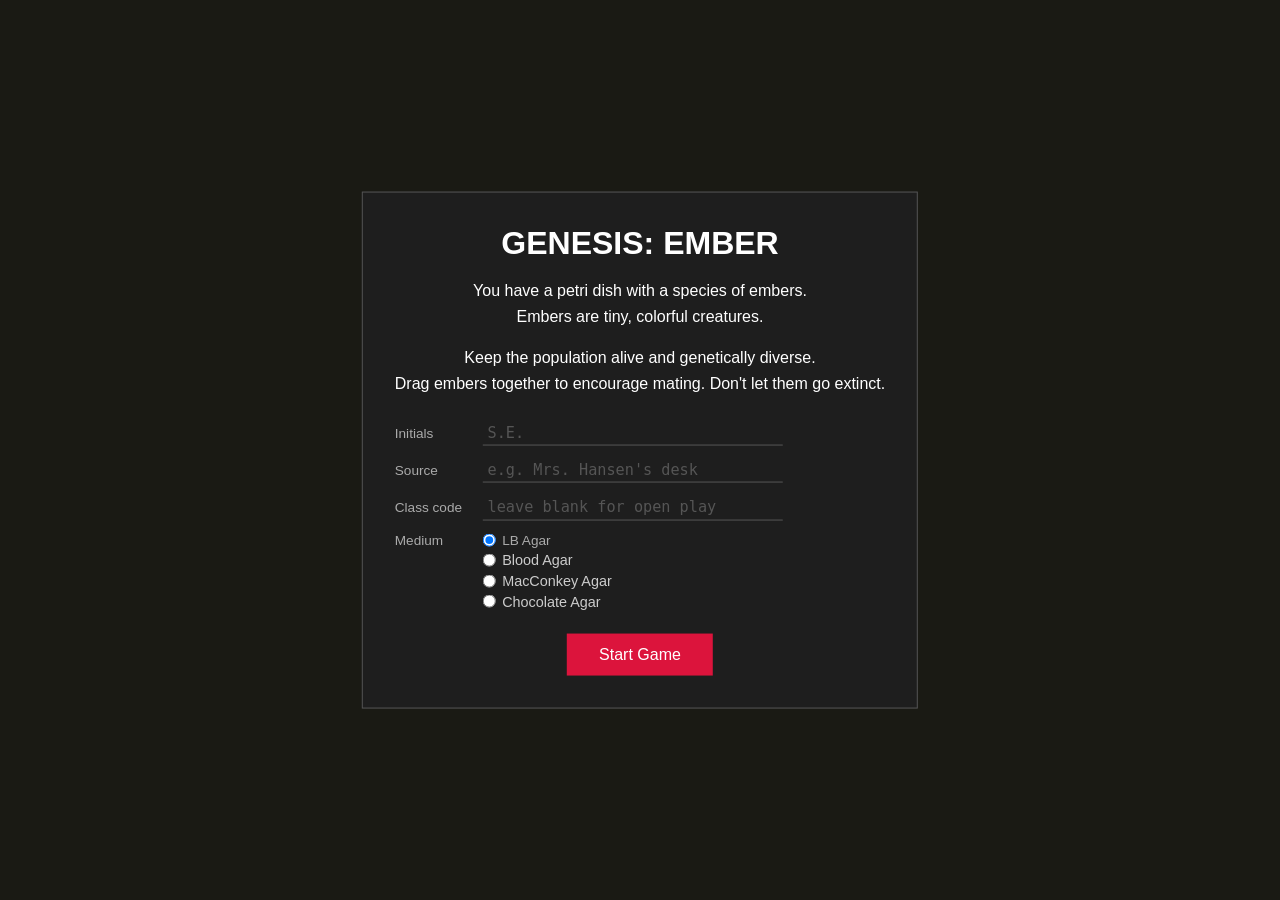
<file: index.html>
<!DOCTYPE html>
<html lang="en">
<head>
  <meta charset="UTF-8">
  <meta name="viewport" content="width=device-width, initial-scale=1.0">
  <title>Genesis Game</title>
  <link rel="stylesheet" href="styles.css">
  <script type="module" src="game.mjs"></script>
</head>
<body>
  <div id="start-screen">
    <h1>GENESIS: EMBER</h1>
    <p>You have a petri dish with a species of embers. <br>
    Embers are tiny, colorful creatures.</p>
    <p>Keep the population alive and genetically diverse.<br>
    Drag embers together to encourage mating.
    Don't let them go extinct. </p>
    <div class="lab-form">
      <div class="lab-row">
        <label for="initials">Initials</label>
        <input type="text" id="initials" maxlength="4" placeholder="S.E.">
      </div>
      <div class="lab-row">
        <label for="source">Source</label>
        <input type="text" id="source" maxlength="40" placeholder="e.g. Mrs. Hansen's desk">
      </div>
      <div class="lab-row">
        <label for="keyword">Class code</label>
        <input type="text" id="keyword" maxlength="20" placeholder="leave blank for open play">
      </div>
      <div class="lab-row lab-row--medium">
        <label>Medium</label>
        <div class="medium-options">
          <label><input type="radio" name="medium" value="LB Agar" checked> LB Agar</label>
          <label><input type="radio" name="medium" value="Blood Agar"> Blood Agar</label>
          <label><input type="radio" name="medium" value="MacConkey Agar"> MacConkey Agar</label>
          <label><input type="radio" name="medium" value="Chocolate Agar"> Chocolate Agar</label>
        </div>
      </div>
    </div>
    <button id="start-button">Start Game</button>
  </div>
  <canvas id="canvas">
  </canvas>
</body>
</html>
</file>
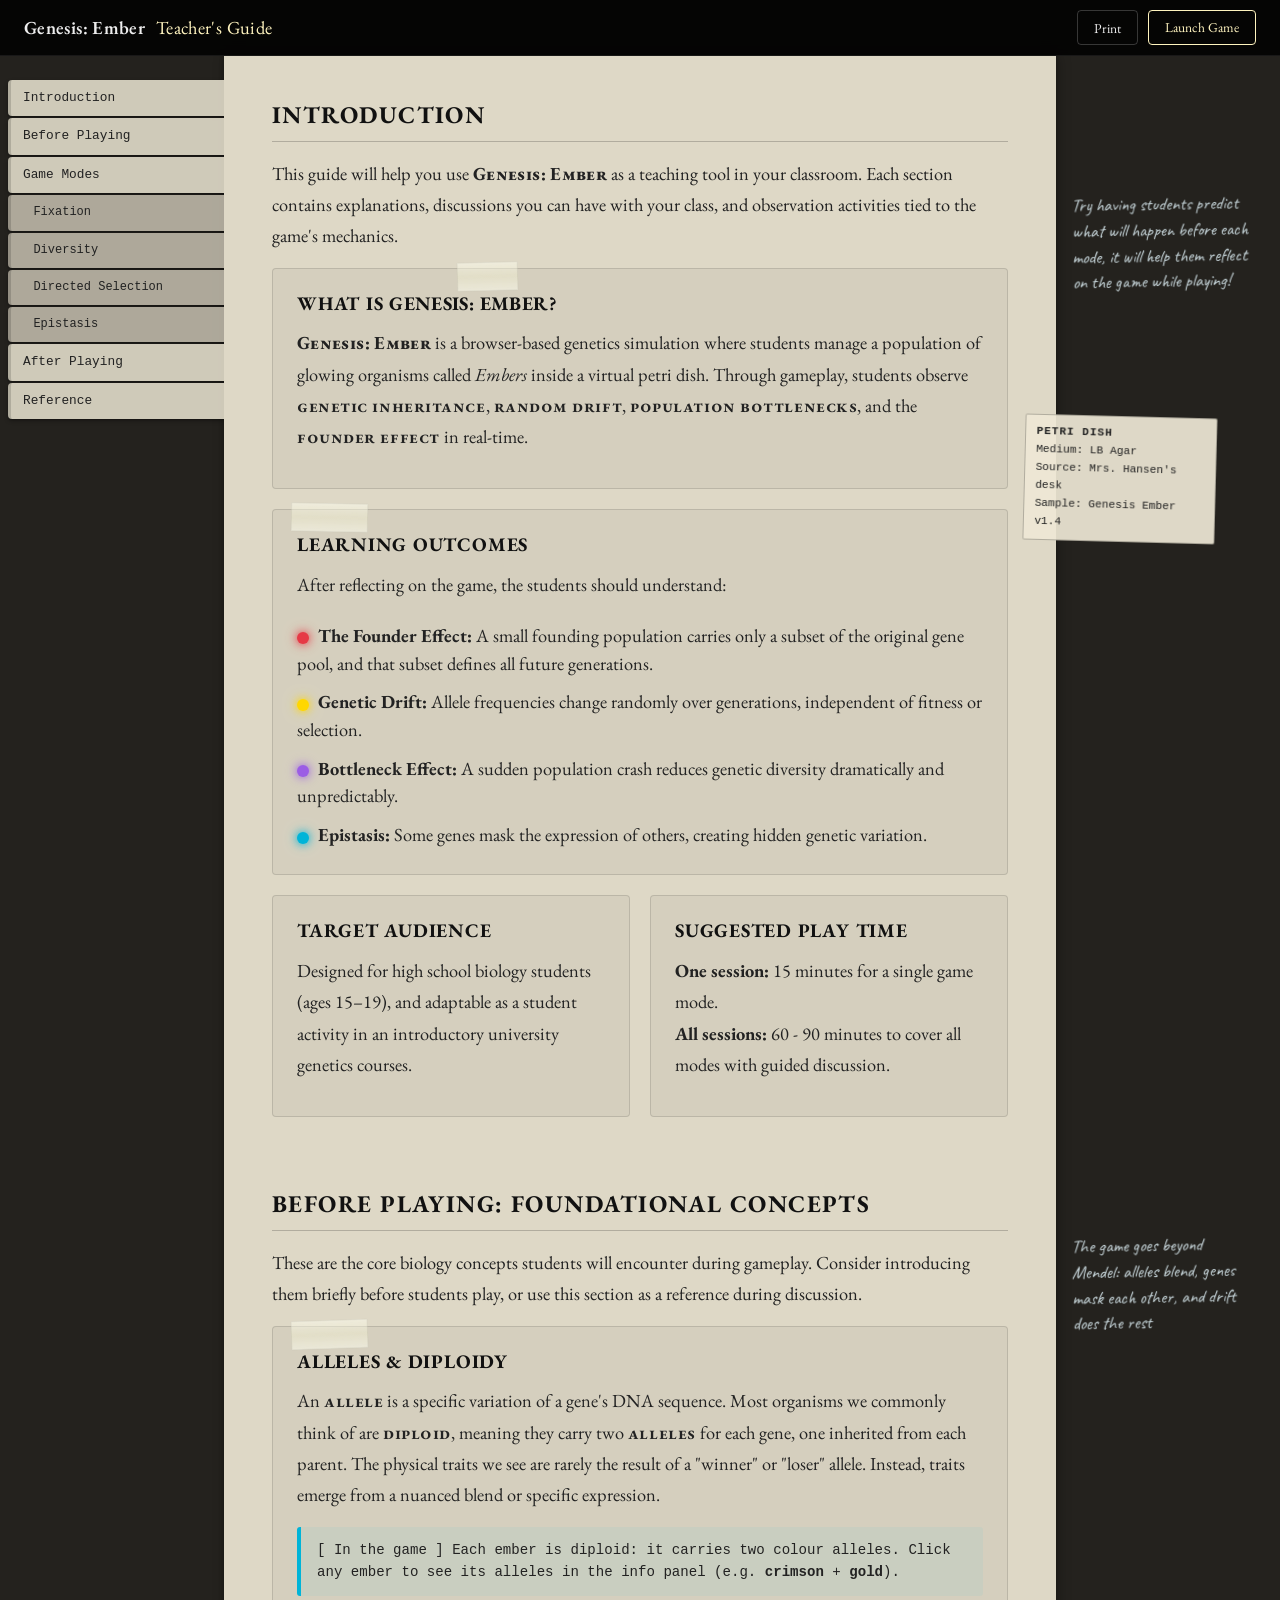
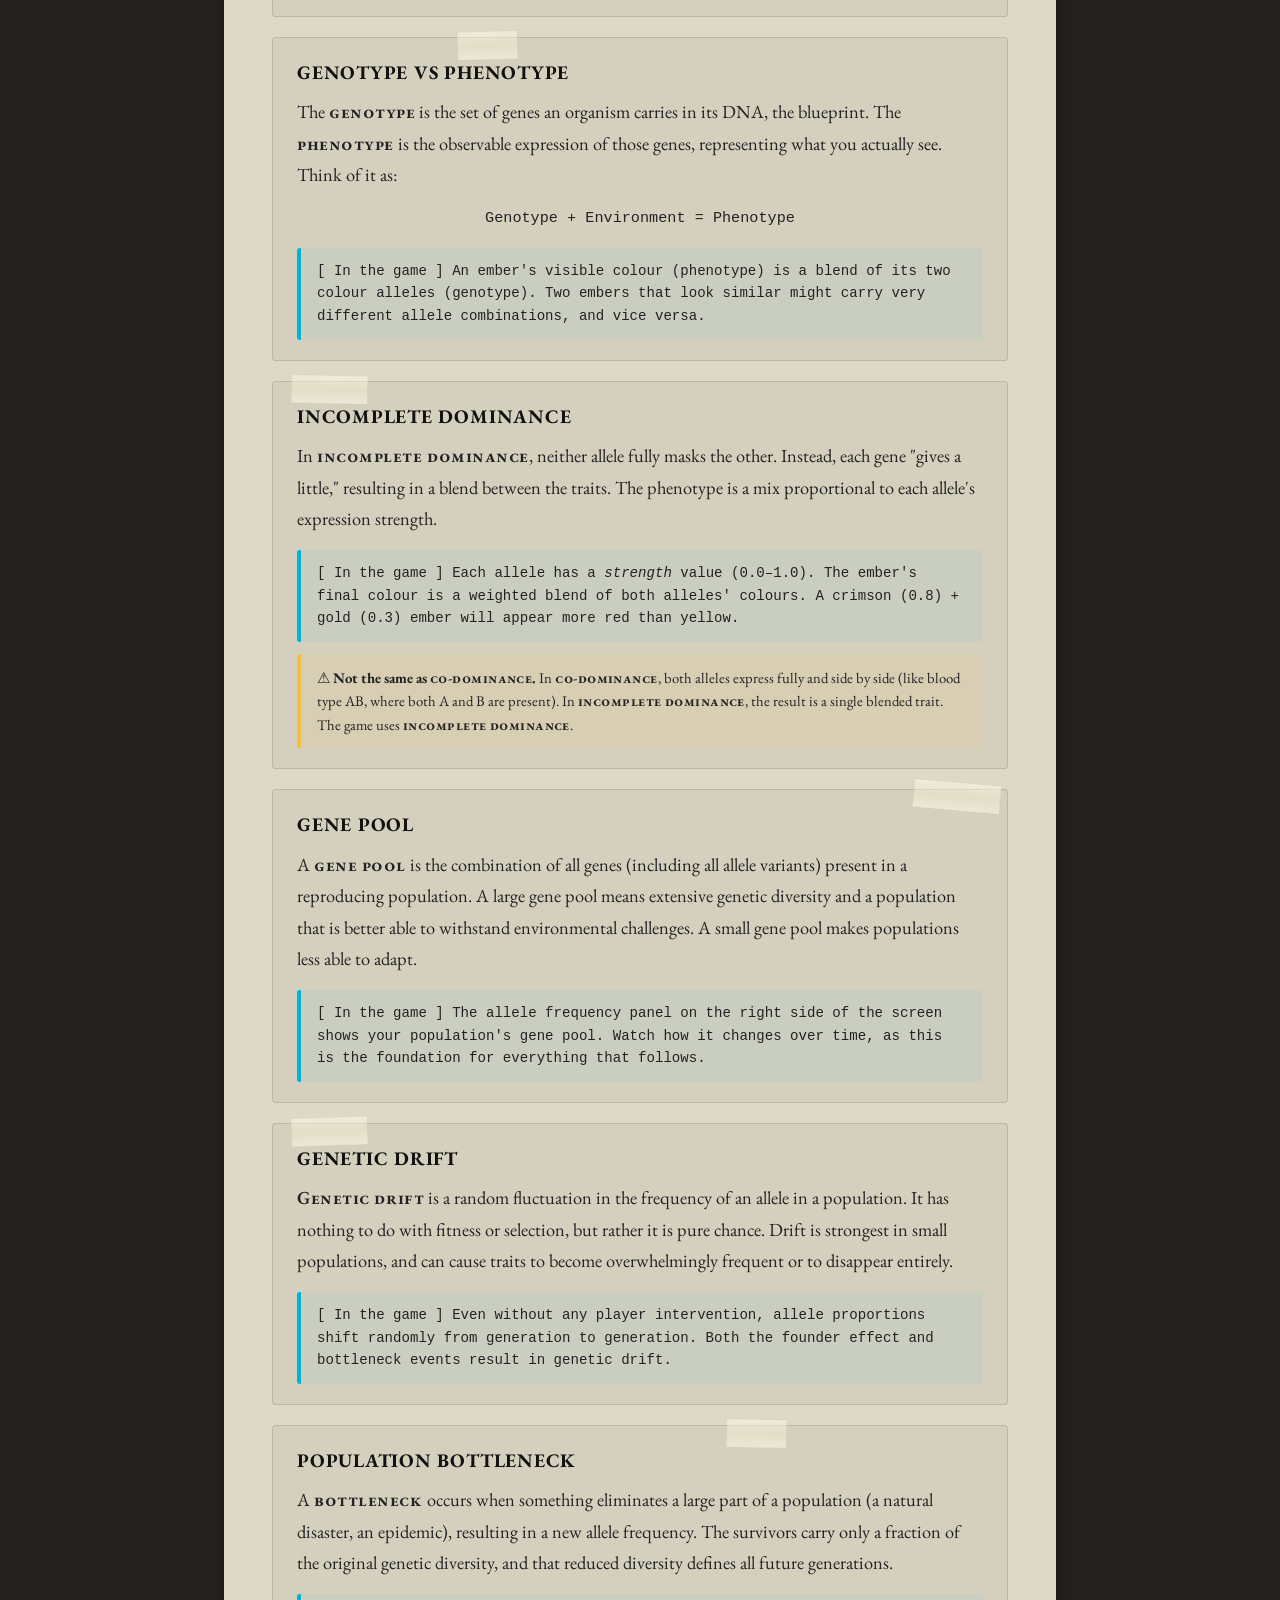
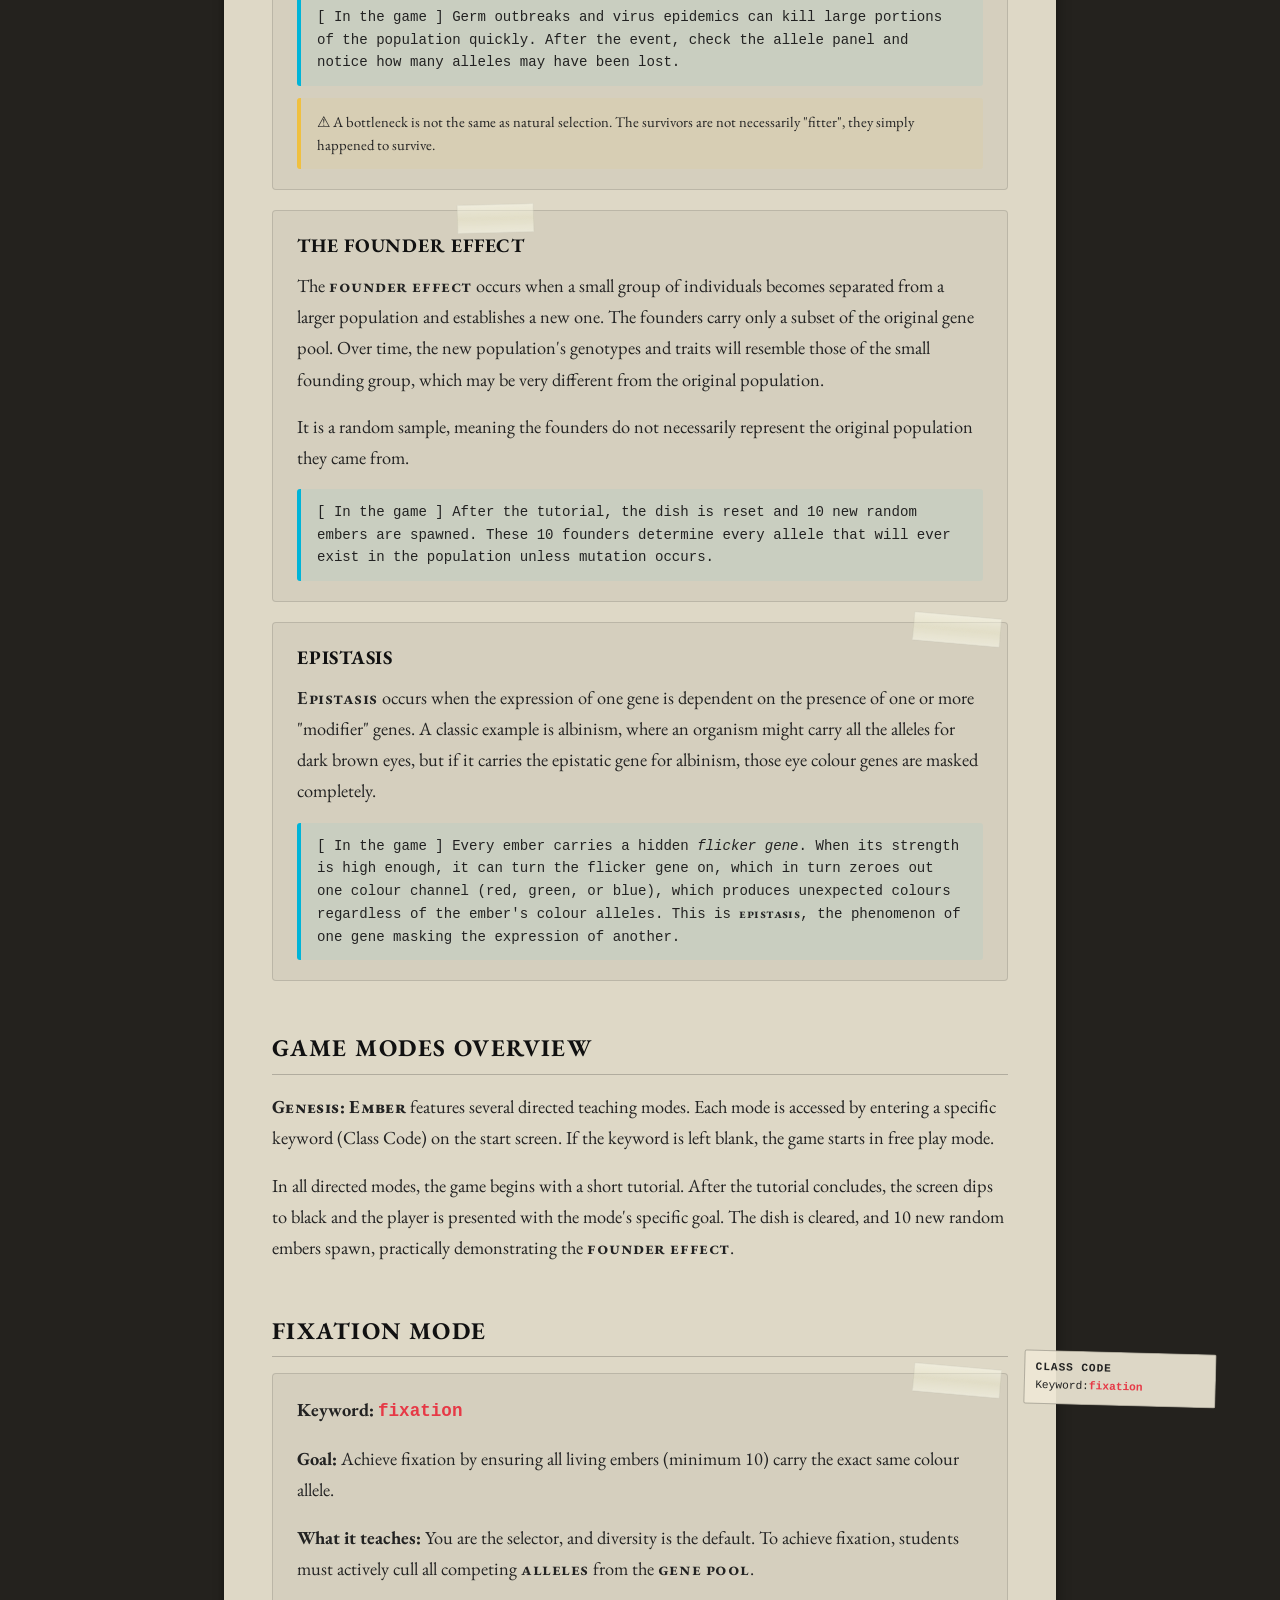
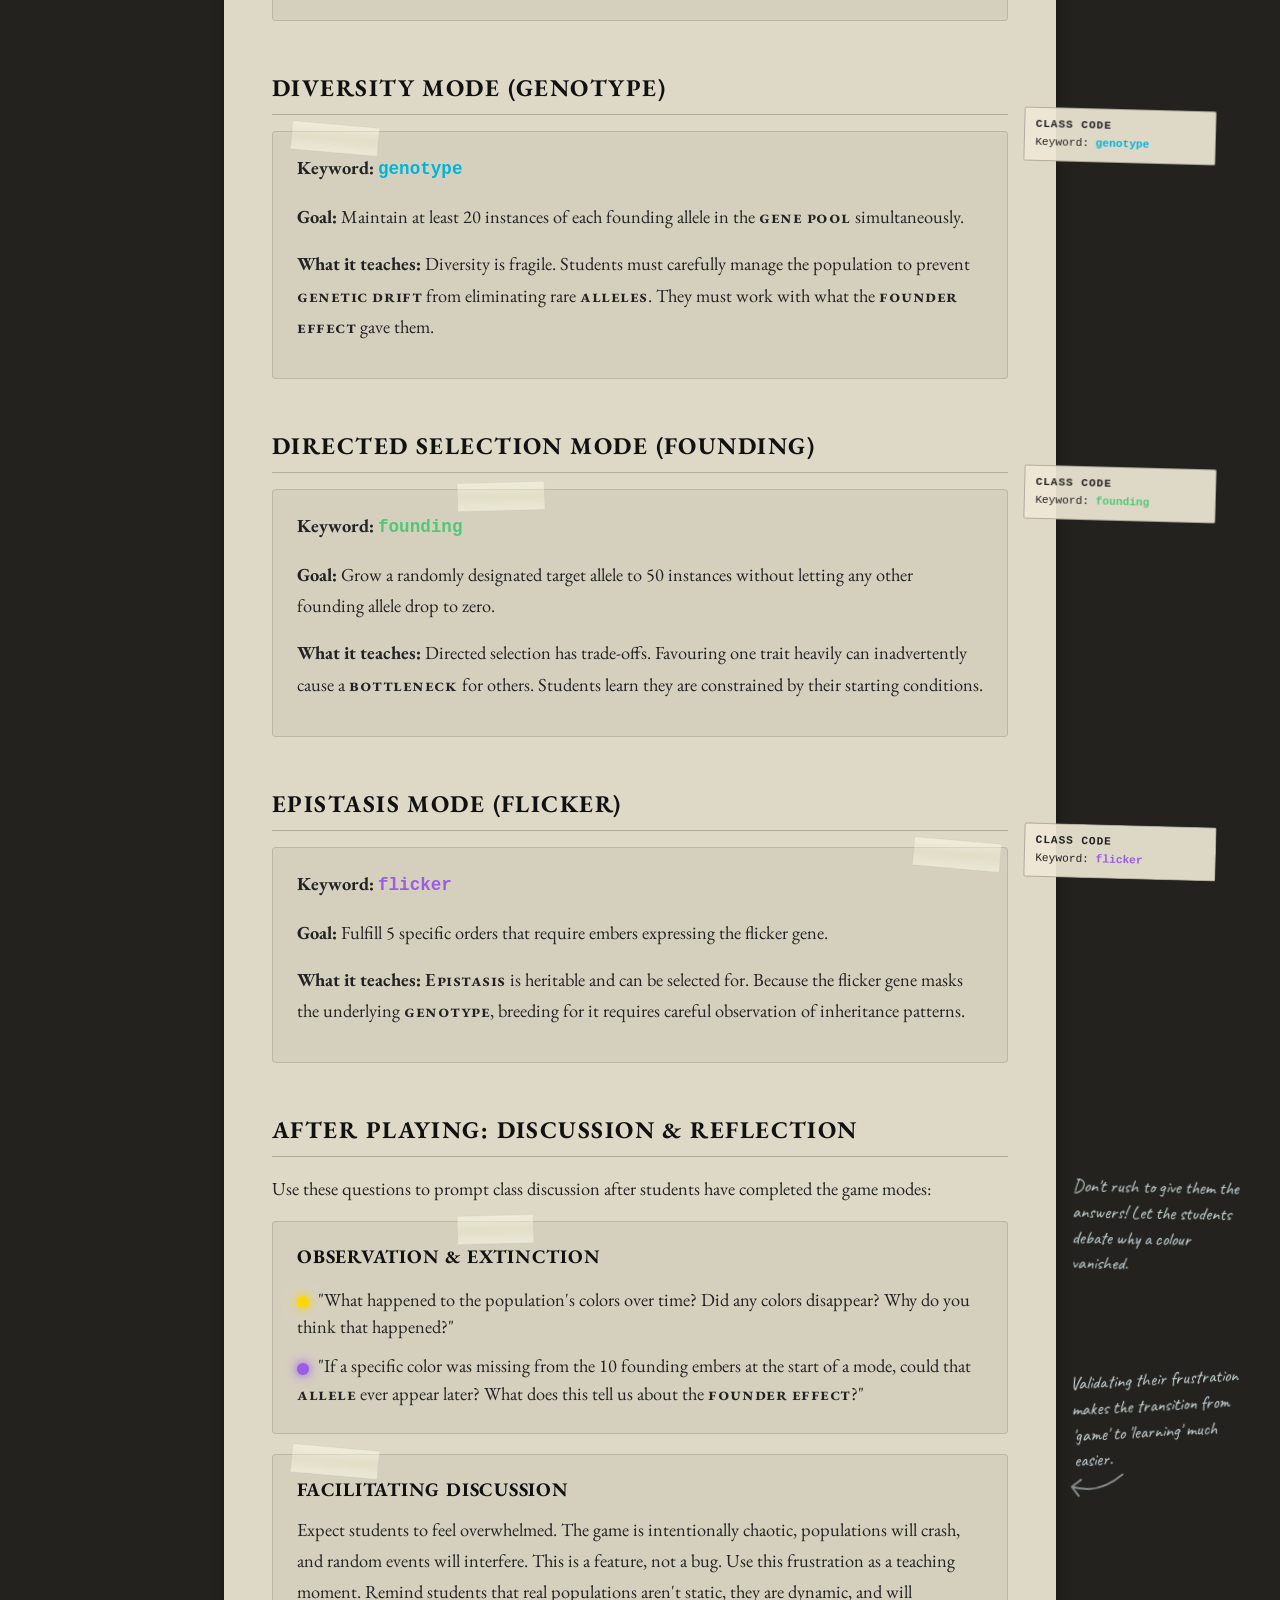
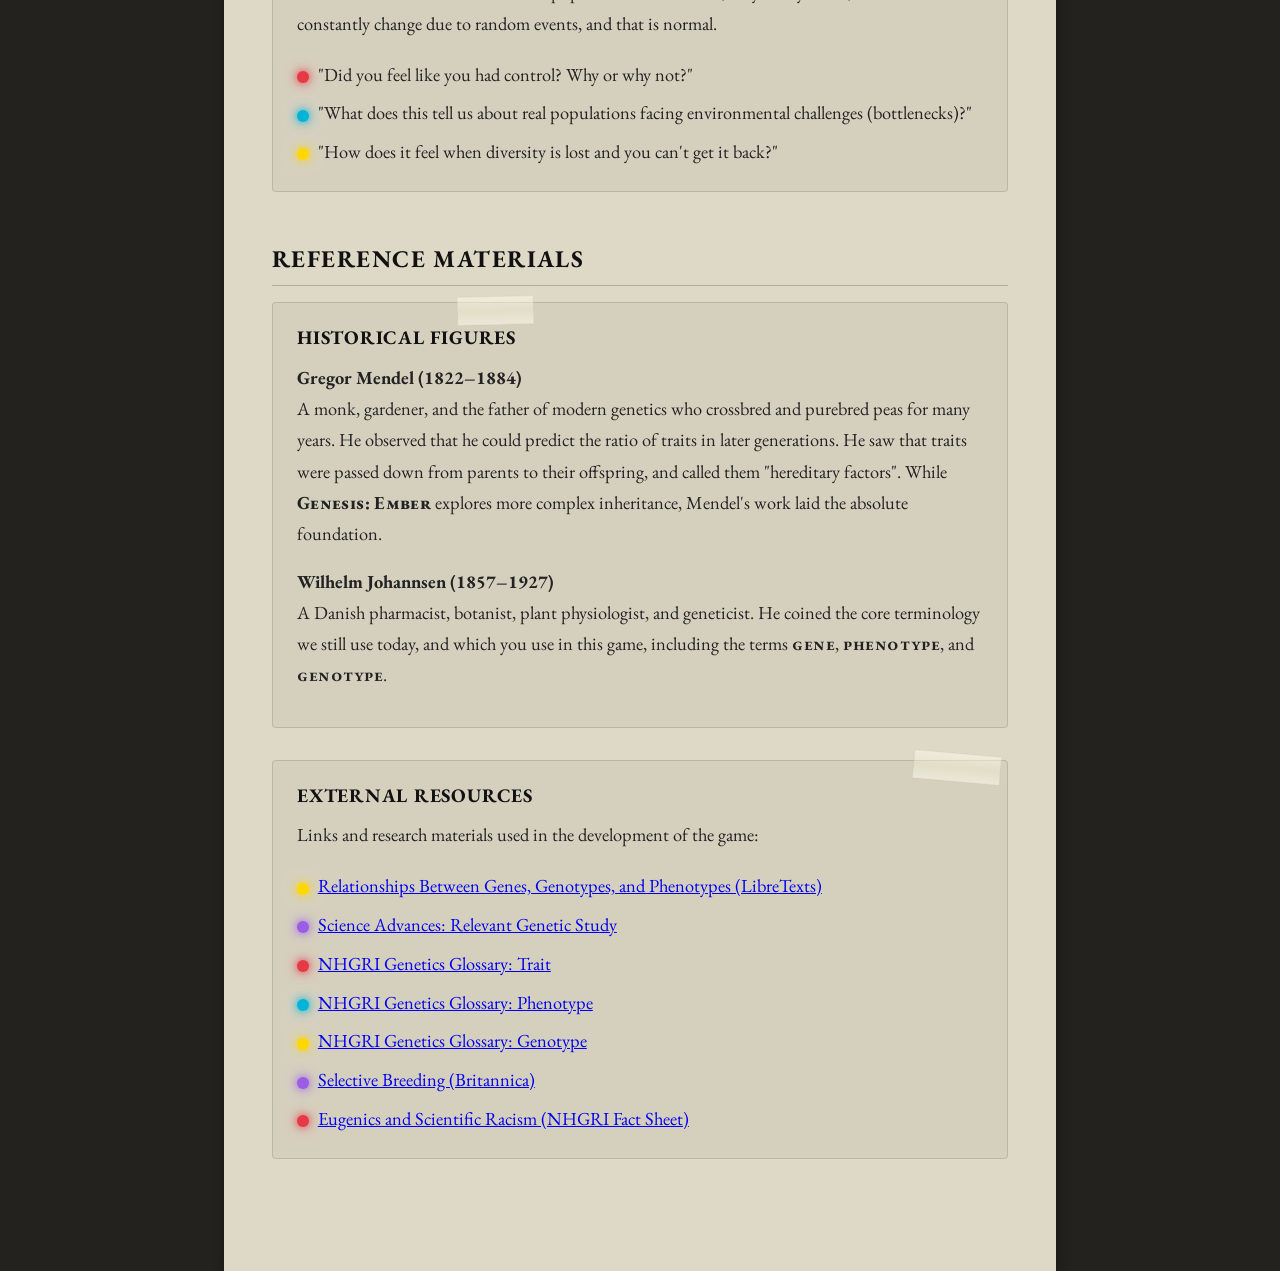
<file: teachers-aid.html>
<!DOCTYPE html>
<html lang="en">

<head>
  <meta charset="UTF-8">
  <meta name="viewport" content="width=device-width, initial-scale=1.0">
  <title>Genesis: Ember: Teacher's Guide</title>
  <meta name="description"
    content="A classroom guide for using Genesis: Ember to teach genetics concepts including alleles, genetic drift, natural selection, and epistasis.">
  <link rel="preconnect" href="https://fonts.googleapis.com">
  <link rel="preconnect" href="https://fonts.gstatic.com" crossorigin>
  <link
    href="https://fonts.googleapis.com/css2?family=Caveat:wght@400;700&family=EB+Garamond:ital,wght@0,400;0,600;0,700;1,400;1,600;1,700&display=swap"
    rel="stylesheet">
  <link rel="stylesheet" href="teachers-aid.css">
</head>

<body>

  <header class="top-bar">
    <h1 class="top-bar-title">Genesis: Ember <span class="top-bar-subtitle">Teacher's Guide</span></h1>
    <div class="top-bar-actions">
      <button id="printButton" class="top-bar-button" onclick="window.print()">Print</button>
      <a href="index.html" class="top-bar-button top-bar-launch">Launch Game</a>
    </div>
  </header>

  <div class="page-layout">

    <nav class="sidebar" aria-label="Table of contents">
      <ul class="sidebar-list">
        <li><a href="#introduction" class="sidebar-link" style="--hover-color: var(--accent-gold);">Introduction</a>
        </li>
        <li><a href="#before-playing" class="sidebar-link" style="--hover-color: var(--accent-cyan);">Before Playing</a>
        </li>
        <li><a href="#modes-overview" class="sidebar-link" style="--hover-color: var(--accent-green);">Game Modes</a>
        </li>
        <li>
          <a href="#mode-fixation" class="sidebar-link sidebar-link-indent"
            style="--hover-color: var(--accent-danger);">Fixation</a>
        </li>
        <li>
          <a href="#mode-genotype" class="sidebar-link sidebar-link-indent"
            style="--hover-color: var(--accent-cyan);">Diversity</a>
        </li>
        <li>
          <a href="#mode-founding" class="sidebar-link sidebar-link-indent"
            style="--hover-color: var(--accent-green);">Directed Selection</a>
        </li>
        <li>
          <a href="#mode-flicker" class="sidebar-link sidebar-link-indent"
            style="--hover-color: var(--ember-violet);">Epistasis</a>
        </li>
        <li><a href="#after-playing" class="sidebar-link" style="--hover-color: var(--accent-gold);">After Playing</a>
        </li>
        <li><a href="#reference" class="sidebar-link" style="--hover-color: var(--accent-danger);">Reference</a></li>
      </ul>
    </nav>

    <main class="content">

      <section id="introduction" class="content-section">
        <h2>Introduction</h2>

        <!-- Margin elements (in the dark right area) -->
        <div class="margin-note" style="top: 6rem;">
          Try having students predict what will happen before each mode, it will help them reflect on the game while
          playing!
        </div>

        <div class="margin-label" style="top: 20rem;">
          <span class="margin-label-title">PETRI DISH&emsp;</span><br>
          Medium: LB Agar<br>
          Source: Mrs. Hansen's desk<br>
          Sample: Genesis Ember v1.4
        </div>

        <p>
          This guide will help you use <span class="game-name">Genesis: Ember</span> as a teaching tool in your
          classroom. Each section contains explanations, discussions you can have with your class, and observation
          activities tied to the game's mechanics.
        </p>

        <div class="guide-box">
          <h3 class="guide-box-title">What is <span class="game-name">Genesis: Ember</span>?</h3>
          <p>
            <span class="game-name">Genesis: Ember</span> is a browser-based genetics simulation where students manage a
            population
            of glowing organisms called <em>Embers</em> inside a virtual petri dish.
            Through gameplay, students observe <span class="term">genetic inheritance</span>, <span class="term">random
              drift</span>,
            <span class="term">population bottlenecks</span>, and the <span class="term">founder effect</span> in
            real-time.
          </p>
        </div>

        <div class="guide-box">
          <h3 class="guide-box-title">Learning Outcomes</h3>
          <p>After reflecting on the game, the students should understand:</p>
          <ul class="ember-list">
            <li>
              <span class="ember-dot ember-dot-crimson"></span>
              <strong>The Founder Effect:</strong> A small founding population carries only a subset of
              the original gene pool, and that subset defines all future generations.
            </li>
            <li>
              <span class="ember-dot ember-dot-gold"></span>
              <strong>Genetic Drift:</strong> Allele frequencies change randomly over generations,
              independent of fitness or selection.
            </li>
            <li>
              <span class="ember-dot ember-dot-violet"></span>
              <strong>Bottleneck Effect:</strong> A sudden population crash reduces genetic
              diversity dramatically and unpredictably.
            </li>
            <li>
              <span class="ember-dot ember-dot-blue"></span>
              <strong>Epistasis:</strong> Some genes mask the expression of others,
              creating hidden genetic variation.
            </li>
          </ul>
        </div>

        <div class="two-col-grid">
          <div class="guide-box">
            <h3 class="guide-box-title">Target Audience</h3>
            <p>
              Designed for high school biology students (ages 15–19), and adaptable as a student
              activity in an introductory university genetics courses.
            </p>
          </div>
          <div class="guide-box">
            <h3 class="guide-box-title">Suggested Play Time</h3>
            <p>
              <strong>One session:</strong> 15 minutes for a single game mode.<br>
              <strong>All sessions:</strong> 60 - 90 minutes to cover all modes with guided discussion.
            </p>
          </div>
        </div>

      </section>

      <section id="before-playing" class="content-section">
        <h2>Before Playing: Foundational Concepts</h2>

        <!-- Margin note for this section -->
        <div class="margin-note" style="top: 3rem;">
          The game goes beyond Mendel: alleles blend, genes mask each other, and drift does the rest
        </div>

        <p>
          These are the core biology concepts students will encounter during gameplay. Consider
          introducing them briefly before students play, or use this section as a reference
          during discussion.
        </p>

        <!-- Concept 1: Alleles & Diploidy -->
        <div class="guide-box">
          <h3 class="guide-box-title">Alleles &amp; Diploidy</h3>
          <p>
            An <span class="term">allele</span> is a specific variation of a gene's DNA sequence.
            Most organisms we commonly think of are <span class="term">diploid</span>, meaning they carry
            two <span class="term">alleles</span> for each gene, one inherited from each parent. The physical traits
            we see are rarely the result of a "winner" or "loser" allele. Instead, traits
            emerge from a nuanced blend or specific expression.
          </p>
          <div class="guide-box-ingame">
            [ In the game ] Each ember is diploid: it carries two colour alleles. Click any
            ember to see its alleles in the info panel (e.g. <strong>crimson</strong> +
            <strong>gold</strong>).
          </div>
        </div>

        <!-- Concept 2: Genotype vs Phenotype -->
        <div class="guide-box">
          <h3 class="guide-box-title">Genotype vs Phenotype</h3>
          <p>
            The <span class="term">genotype</span> is the set of genes an organism carries in its DNA, the blueprint.
            The <span class="term">phenotype</span> is the observable expression of those
            genes, representing what you actually see. Think of it as:
          </p>
          <p style="text-align: center; font-family: var(--font-mono); font-size: 0.95rem;">
            Genotype + Environment = Phenotype
          </p>
          <div class="guide-box-ingame">
            [ In the game ] An ember's visible colour (phenotype) is a blend of its two
            colour alleles (genotype). Two embers that look similar might carry very
            different allele combinations, and vice versa.
          </div>
        </div>

        <!-- Concept 3: Incomplete Dominance -->
        <div class="guide-box">
          <h3 class="guide-box-title">Incomplete Dominance</h3>
          <p>
            In <span class="term">incomplete dominance</span>, neither allele fully masks the other.
            Instead, each gene "gives a little," resulting in a blend between the traits.
            The phenotype is a mix proportional to each allele's expression strength.
          </p>
          <div class="guide-box-ingame">
            [ In the game ] Each allele has a <em>strength</em> value (0.0–1.0). The ember's
            final colour is a weighted blend of both alleles' colours. A crimson (0.8) + gold (0.3)
            ember will appear more red than yellow.
          </div>
          <div class="guide-box-warning">
            ⚠ <strong>Not the same as <span class="term">co-dominance</span>.</strong> In <span
              class="term">co-dominance</span>, both alleles
            express fully and side by side (like blood type AB, where both A and B are present).
            In <span class="term">incomplete dominance</span>, the result is a single blended trait. The game uses
            <span class="term">incomplete dominance</span>.
          </div>
        </div>

        <!-- Concept 4: Gene Pool -->
        <div class="guide-box">
          <h3 class="guide-box-title">Gene Pool</h3>
          <p>
            A <span class="term">gene pool</span> is the combination of all genes (including all allele
            variants) present in a reproducing population. A large gene pool means extensive
            genetic diversity and a population that is better able to withstand environmental
            challenges. A small gene pool makes populations less able to adapt.
          </p>
          <div class="guide-box-ingame">
            [ In the game ] The allele frequency panel on the right side of the screen shows
            your population's gene pool. Watch how it changes over time, as this is the
            foundation for everything that follows.
          </div>
        </div>

        <!-- Concept 5: Genetic Drift -->
        <div class="guide-box">
          <h3 class="guide-box-title">Genetic Drift</h3>
          <p>
            <span class="term">Genetic drift</span> is a random fluctuation in the frequency of an allele
            in a population. It has nothing to do with fitness or selection, but rather it is pure chance.
            Drift is strongest in small populations, and can cause traits to become overwhelmingly
            frequent or to disappear entirely.
          </p>
          <div class="guide-box-ingame">
            [ In the game ] Even without any player intervention, allele proportions shift randomly
            from generation to generation. Both the founder effect and bottleneck events
            result in genetic drift.
          </div>
        </div>

        <!-- Concept 6: Population Bottleneck -->
        <div class="guide-box">
          <h3 class="guide-box-title">Population Bottleneck</h3>
          <p>
            A <span class="term">bottleneck</span> occurs when something eliminates a large part of a
            population (a natural disaster, an epidemic), resulting in a new allele frequency.
            The survivors carry only a fraction of the original genetic diversity, and that
            reduced diversity defines all future generations.
          </p>
          <div class="guide-box-ingame">
            [ In the game ] Germ outbreaks and virus epidemics can kill large portions of the
            population quickly. After the event, check the allele panel and notice how many
            alleles may have been lost.
          </div>
          <div class="guide-box-warning">
            ⚠ A bottleneck is not the same as natural selection. The survivors are not
            necessarily "fitter", they simply happened to survive.
          </div>
        </div>

        <!-- Concept 7: Founder Effect -->
        <div class="guide-box">
          <h3 class="guide-box-title">The Founder Effect</h3>
          <p>
            The <span class="term">founder effect</span> occurs when a small group of individuals becomes
            separated from a larger population and establishes a new one. The founders carry
            only a subset of the original gene pool. Over time, the new population's genotypes
            and traits will resemble those of the small founding group, which may be very
            different from the original population.
          </p>
          <p>
            It is a random sample, meaning the founders do not necessarily represent the original
            population they came from.
          </p>
          <div class="guide-box-ingame">
            [ In the game ] After the tutorial, the dish is reset and 10 new random embers
            are spawned. These 10 founders determine every allele that will ever exist in
            the population unless mutation occurs.
          </div>
        </div>

        <!-- Concept 8: Epistasis -->
        <div class="guide-box">
          <h3 class="guide-box-title">Epistasis</h3>
          <p>
            <span class="term">Epistasis</span> occurs when the expression of one gene is dependent on the
            presence of one or more "modifier" genes. A classic example is albinism, where an organism
            might carry all the alleles for dark brown eyes, but if it carries the epistatic
            gene for albinism, those eye colour genes are masked completely.
          </p>
          <div class="guide-box-ingame">
            [ In the game ] Every ember carries a hidden <em>flicker gene</em>. When its strength
            is high enough, it can turn the flicker gene on, which in turn zeroes out one colour channel (red, green, or
            blue), which produces unexpected colours regardless of the ember's colour alleles. This is <span
              class="term">epistasis</span>, the phenomenon of one gene masking the expression of another.
          </div>
        </div>

      </section>

      <section id="modes-overview" class="content-section">
        <h2>Game Modes Overview</h2>
        <p>
          <span class="game-name">Genesis: Ember</span> features several directed teaching modes. Each mode is accessed
          by entering a specific keyword (Class Code) on the start screen. If the keyword is left blank, the game starts
          in free play mode.
        </p>
        <p>
          In all directed modes, the game begins with a short tutorial. After the tutorial concludes, the screen dips to
          black and the player is presented with the mode's specific goal. The dish is cleared, and 10 new random embers
          spawn, practically demonstrating the <span class="term">founder effect</span>.
        </p>
      </section>

      <section id="mode-fixation" class="content-section">
        <h2>Fixation Mode</h2>
        <div class="margin-label" style="top: 2.5rem;">
          <span class="margin-label-title">CLASS CODE&emsp;</span><br>
          Keyword:<strong><span
              style="font-family: var(--font-mono); color: var(--accent-danger);">fixation</span></strong>
        </div>
        <div class="guide-box tape-var-c">
          <p><strong>Keyword:</strong> <span
              style="font-family: var(--font-mono); font-weight: bold; font-size: 1.1rem; color: var(--accent-danger);">fixation</span>
          </p>
          <p><strong>Goal:</strong> Achieve fixation by ensuring all living embers (minimum 10) carry the exact same
            colour allele.</p>
          <p><strong>What it teaches:</strong> You are the selector, and diversity is the default. To achieve fixation,
            students must actively cull all competing <span class="term">alleles</span> from the <span class="term">gene
              pool</span>.</p>
        </div>
      </section>

      <section id="mode-genotype" class="content-section">
        <h2>Diversity Mode (Genotype)</h2>
        <div class="margin-label" style="top: 2.5rem;">
          <span class="margin-label-title">CLASS CODE&emsp;</span><br>
          Keyword: <strong><span
              style="font-family: var(--font-mono); color: var(--accent-cyan);">genotype</span></strong>
        </div>
        <div class="guide-box tape-var-a">
          <p><strong>Keyword:</strong> <span
              style="font-family: var(--font-mono); font-weight: bold; font-size: 1.1rem; color: var(--accent-cyan)">genotype</span>
          </p>
          <p><strong>Goal:</strong> Maintain at least 20 instances of each founding allele in the <span
              class="term">gene pool</span> simultaneously.</p>
          <p><strong>What it teaches:</strong> Diversity is fragile. Students must carefully manage the population to
            prevent <span class="term">genetic drift</span> from eliminating rare <span class="term">alleles</span>.
            They must work with what the <span class="term">founder effect</span> gave them.</p>
        </div>
      </section>

      <section id="mode-founding" class="content-section">
        <h2>Directed Selection Mode (Founding)</h2>
        <div class="margin-label" style="top: 2.5rem;">
          <span class="margin-label-title">CLASS CODE&emsp;</span><br>
          Keyword: <strong><span
              style="font-family: var(--font-mono); color: var(--accent-green);">founding</span></strong>
        </div>
        <div class="guide-box tape-var-d">
          <p><strong>Keyword:</strong> <span
              style="font-family: var(--font-mono); font-weight: bold; font-size: 1.1rem; color: var(--accent-green)">founding</span>
          </p>
          <p><strong>Goal:</strong> Grow a randomly designated target allele to 50 instances without letting any other
            founding allele drop to zero.</p>
          <p><strong>What it teaches:</strong> Directed selection has trade-offs. Favouring one trait heavily can
            inadvertently cause a <span class="term">bottleneck</span> for others. Students learn they are constrained
            by their starting conditions.</p>
        </div>
      </section>

      <section id="mode-flicker" class="content-section">
        <h2>Epistasis Mode (Flicker)</h2>
        <div class="margin-label" style="top: 2.5rem;">
          <span class="margin-label-title">CLASS CODE&emsp;</span><br>
          Keyword: <strong><span
              style="font-family: var(--font-mono); color: var(--ember-violet);">flicker</span></strong>
        </div>
        <div class="guide-box tape-var-b">
          <p><strong>Keyword:</strong> <span
              style="font-family: var(--font-mono); font-weight: bold; font-size: 1.1rem; color: var(--ember-violet);">flicker</span>
          </p>
          <p><strong>Goal:</strong> Fulfill 5 specific orders that require embers expressing the flicker gene.</p>
          <p><strong>What it teaches:</strong> <span class="term">Epistasis</span> is heritable and can be selected for.
            Because the flicker gene masks the underlying <span class="term">genotype</span>, breeding for it requires
            careful observation of inheritance patterns.</p>
        </div>
      </section>

      <section id="after-playing" class="content-section">
        <h2>After Playing: Discussion &amp; Reflection</h2>

        <!-- Margin Notes -->
        <div class="margin-note" style="top: 4rem; transform: rotate(1deg);">
          Don't rush to give them the answers! Let the students debate why a colour vanished.
        </div>
        <div class="margin-note" style="top: 16rem; transform: rotate(-3deg);">
          Validating their frustration makes the transition from 'game' to 'learning' much easier.
          <svg
            style="position: absolute; left: -0.6rem; bottom: -2rem; width: 4rem; height: 2.5rem; overflow: visible; opacity: 0.6;"
            viewBox="0 0 100 50">
            <path d="M 90 10 Q 50 40 10 25 L 25 15 M 10 25 L 20 40" fill="none" stroke="currentColor" stroke-width="3"
              stroke-linecap="round" stroke-linejoin="round" />
          </svg>
        </div>

        <p>Use these questions to prompt class discussion after students have completed the game modes:</p>

        <div class="guide-box tape-var-a">
          <h3 class="guide-box-title">Observation &amp; Extinction</h3>
          <ul class="ember-list">
            <li>
              <span class="ember-dot ember-dot-gold"></span>
              "What happened to the population's colors over time? Did any colors disappear? Why do you think that
              happened?"
            </li>
            <li>
              <span class="ember-dot ember-dot-violet"></span>
              "If a specific color was missing from the 10 founding embers at the start of a mode, could that <span
                class="term">allele</span> ever appear later? What does this tell us about the <span
                class="term">founder effect</span>?"
            </li>
          </ul>
        </div>

        <div class="guide-box tape-var-c">
          <h3 class="guide-box-title">Facilitating Discussion</h3>
          <p>
            Expect students to feel overwhelmed. The game is intentionally chaotic, populations will crash, and random
            events
            will interfere. This is a feature, not a bug. Use this frustration as a teaching moment.
            Remind students that real populations aren't static, they are dynamic, and will constantly change due to
            random events,
            and that is normal.
          </p>
          <ul class="ember-list">
            <li>
              <span class="ember-dot ember-dot-crimson"></span>
              "Did you feel like you had control? Why or why not?"
            </li>
            <li>
              <span class="ember-dot ember-dot-blue"></span>
              "What does this tell us about real populations facing environmental challenges (bottlenecks)?"
            </li>
            <li>
              <span class="ember-dot ember-dot-gold"></span>
              "How does it feel when diversity is lost and you can't get it back?"
            </li>
          </ul>
        </div>
      </section>

      <section id="reference" class="content-section">
        <h2>Reference Materials</h2>
        <div class="guide-box tape-var-d">
          <h3 class="guide-box-title">Historical Figures</h3>
          <p>
            <strong>Gregor Mendel (1822–1884)</strong><br>
            A monk, gardener, and the father of modern genetics who crossbred and purebred peas for many years. He
            observed that he could predict the ratio of traits in later generations. He saw that traits were passed down
            from parents to their offspring, and called them "hereditary factors". While <span
              class="game-name">Genesis: Ember</span> explores more complex inheritance, Mendel's work laid the absolute
            foundation.
          </p>
          <p style="margin-top: 1rem;">
            <strong>Wilhelm Johannsen (1857–1927)</strong><br>
            A Danish pharmacist, botanist, plant physiologist, and geneticist. He coined the core terminology we still
            use today, and which you use in this game, including the terms <span class="term">gene</span>, <span
              class="term">phenotype</span>, and <span class="term">genotype</span>.
          </p>
        </div>

        <div class="guide-box tape-var-b" style="margin-top: 2rem;">
          <h3 class="guide-box-title">External Resources</h3>
          <p>Links and research materials used in the development of the game:</p>
          <ul class="ember-list">
            <li>
              <span class="ember-dot ember-dot-gold"></span>
              <a href="https://bio.libretexts.org/Bookshelves/Genetics/Online_Open_Genetics_(Nickle_and_Barrette-Ng)/03%3A_Genetic_Analysis_of_Single_Genes/3.02%3A_Relationships_Between_Genes_Genotypes_and_Phenotypes"
                target="_blank" rel="noopener noreferrer">Relationships Between Genes, Genotypes, and Phenotypes
                (LibreTexts)</a>
            </li>
            <li>
              <span class="ember-dot ember-dot-violet"></span>
              <a href="https://www.science.org/doi/10.1126/sciadv.abd1239" target="_blank"
                rel="noopener noreferrer">Science Advances: Relevant Genetic Study</a>
            </li>
            <li>
              <span class="ember-dot ember-dot-crimson"></span>
              <a href="https://www.genome.gov/genetics-glossary/Trait" target="_blank" rel="noopener noreferrer">NHGRI
                Genetics Glossary: Trait</a>
            </li>
            <li>
              <span class="ember-dot ember-dot-blue"></span>
              <a href="https://www.genome.gov/genetics-glossary/Phenotype" target="_blank"
                rel="noopener noreferrer">NHGRI Genetics Glossary: Phenotype</a>
            </li>
            <li>
              <span class="ember-dot ember-dot-gold"></span>
              <a href="https://www.genome.gov/genetics-glossary/genotype" target="_blank"
                rel="noopener noreferrer">NHGRI Genetics Glossary: Genotype</a>
            </li>
            <li>
              <span class="ember-dot ember-dot-violet"></span>
              <a href="https://www.britannica.com/science/selective-breeding" target="_blank"
                rel="noopener noreferrer">Selective Breeding (Britannica)</a>
            </li>
            <li>
              <span class="ember-dot ember-dot-crimson"></span>
              <a href="https://www.genome.gov/about-genomics/fact-sheets/Eugenics-and-Scientific-Racism" target="_blank"
                rel="noopener noreferrer">Eugenics and Scientific Racism (NHGRI Fact Sheet)</a>
            </li>
          </ul>
        </div>
      </section>

    </main>
  </div>

</body>

</html>
</file>
<file: styles.css>
/* ===== Global variables (:root) ===== */
:root {
    --background-color: #323232;
    --color-bg-outer: #232323;
    --color-surface: #1e1e1e;
    --color-text: #ffffff;
    }

/* ======================================================
STANDARD RULES (Base Styles, Reset, Structure)
======================================================= */

/* ====== 1. Reset / Normalization ==================== */
/* Normalize spacing and box model */
*{
    margin: 0;
    padding: 0;
    box-sizing: border-box;
}

/* ====== 2. Base HTML & Body Setup ==================== */
/* Set full height, font, and default background */
html,
body {
    height: 100%;
    width: 100%;
    background-color: var(--background-color);
}

/* ====== 3. Semantic Element Defaults ================== */
/* Basic styling for standard HTML elements */
header {
    display: flex;
    align-items: center;
    justify-content: center;
}

footer {
    display: flex;
    align-items: center;
    justify-content: center;
}

canvas {
    display: block;
    background-color: var(--color-bg-outer);
}

/* start-screen styling */
#start-screen {
    position: fixed;
    top: 50%;
    left: 50%;
    transform: translate(-50%, -50%);
    background-color: var(--color-surface);
    color: var(--color-text);
    padding: 2rem;
    text-align: center;
    border: 1px solid #555;
    z-index: 10;
    font-family: sans-serif;
}

#start-screen h1 {
    margin-bottom: 1rem;
}


#start-screen p {
    margin-bottom: 1rem;
    line-height: 1.6;
}

* {
    cursor: inherit;
}

input[type="text"] {
    cursor: text;
}

#start-button {
    padding: 0.75rem 2rem;
    background-color: crimson;
    color: white;
    border: none;
    font-size: 1rem;
}

.lab-form {
    margin: 1.5rem 0;
    text-align: left;
    display: flex;
    flex-direction: column;
    gap: 0.75rem;
}

.lab-row {
    display: flex;
    align-items: center;
    gap: 1rem;
}

.lab-row--medium {
    align-items: flex-start;
}

.lab-row label:first-child {
    width: 4.5rem;
    font-size: 0.85rem;
    color: #aaa;
    flex-shrink: 0;
}

.lab-row input[type="text"] {
    background: transparent;
    border: none;
    border-bottom: 1px solid #555;
    color: #fff;
    font-size: 0.95rem;
    padding: 0.2rem 0.3rem;
    outline: none;
    width: 300px;
    font-family: monospace;
}

.lab-row input[type="text"]::placeholder {
    color: #555;
}

.medium-options {
    display: flex;
    flex-direction: column;
    gap: 0.3rem;
    font-size: 0.9rem;
}

.medium-options label {
    display: flex;
    align-items: center;
    gap: 0.4rem;
    color: #ccc;
}
</file>
<file: teachers-aid.css>
/* ==========================================
   Genesis: Ember — Teacher's Guide
   Stylesheet v1.0
   =========================================== */

/* -------- CSS Variables -------- */
:root {
  /* Dark theme (screen) */
  --bg-page: #24221e;
  --bg-content: #252521;
  --bg-box: rgba(238, 232, 213, 0.92);
  --bg-box-alt: rgba(238, 232, 213, 0.85);
  --bg-sidebar: rgba(0, 0, 0, 0.6);
  --bg-topbar: rgba(0, 0, 0, 0.85);

  --text-main: #222;
  --text-light: #eee;
  --text-muted: #666;
  --text-heading: #111;

  --accent-cyan: rgb(0, 180, 216);
  --accent-gold: rgb(255, 244, 191);
  --accent-green: rgb(80, 200, 120);
  --accent-yellow: rgb(240, 192, 64);
  --accent-danger: rgb(230, 57, 70);

  /* Ember colors (from constants.mjs) */
  --ember-crimson: rgb(230, 57, 70);
  --ember-gold: rgb(255, 215, 0);
  --ember-violet: rgb(155, 93, 229);
  --ember-blue: rgb(0, 180, 216);

  /* Layout */
  --sidebar-width: 14rem;
  --topbar-height: 3.5rem;

  /* Typography */
  --font-body: 'EB Garamond', serif;
  --font-mono: 'Consolas', 'Courier New', monospace;
}


/* ==========================================
   Global Reset & Base
   =========================================== */

*,
*::before,
*::after {
  box-sizing: border-box;
  margin: 0;
  padding: 0;
}

html {
  scroll-behavior: smooth;
  scroll-padding-top: calc(var(--topbar-height) + 1rem);
}

body {
  font-family: var(--font-body);
  font-size: 1.15rem;
  line-height: 1.6;
  color: var(--text-light);
  background-color: var(--bg-page);
}

/* ==========================================
   Top Bar
   =========================================== */

.top-bar {
  position: fixed;
  top: 0;
  left: 0;
  right: 0;
  z-index: 100;
  height: var(--topbar-height);
  background: var(--bg-topbar);
  backdrop-filter: blur(8px);
  display: flex;
  align-items: center;
  justify-content: space-between;
  padding: 0 1.5rem;
  border-bottom: 1px solid rgba(255, 255, 255, 0.08);
}

.top-bar-title {
  font-size: 1.15rem;
  font-weight: 600;
  color: var(--text-light);
  letter-spacing: 0.02em;
}

.top-bar-subtitle {
  font-weight: 400;
  color: var(--accent-gold);
  margin-left: 0.4rem;
}

.top-bar-actions {
  display: flex;
  gap: 0.6rem;
}

.top-bar-button {
  font-family: var(--font-body);
  font-size: 0.85rem;
  padding: 0.35rem 1rem;
  border: 1px solid rgba(255, 255, 255, 0.2);
  border-radius: 4px;
  background: transparent;
  color: var(--text-light);
  cursor: pointer;
  text-decoration: none;
  transition: background 0.2s, border-color 0.2s;
}

.top-bar-button:hover {
  background: rgba(255, 255, 255, 0.1);
  border-color: rgba(255, 255, 255, 0.4);
}

.top-bar-launch {
  border-color: var(--accent-gold);
  color: var(--accent-gold);
}

.top-bar-launch:hover {
  background: rgba(240, 192, 64, 0.15);
}


/* ==========================================
   Page Layout (CSS Grid)
   =========================================== */

/* Define outer grid: sidebar + main content */
.page-layout {
  display: grid;
  grid-template-columns: var(--sidebar-width) 1fr;
  margin-top: var(--topbar-height);
  min-height: calc(100vh - var(--topbar-height));
}


/* ==========================================
   Sidebar (folder tabs)
   =========================================== */

.sidebar {
  position: sticky;
  top: var(--topbar-height);
  height: calc(100vh - var(--topbar-height));
  overflow-y: auto;
  background: transparent;
  padding: 1.5rem 0 1.5rem 0.5rem;
}

.sidebar-list {
  list-style: none;
  display: flex;
  flex-direction: column;
  gap: 2px;
}

/* Each link = a folder tab sticking out */
.sidebar-link {
  display: block;
  padding: 0.5rem 1rem 0.5rem 0.75rem;
  font-family: var(--font-mono);
  font-size: 0.8rem;
  color: var(--text-main);
  text-decoration: none;
  background: var(--bg-box-alt);
  border-radius: 4px 0 0 4px;
  border-left: 3px solid rgba(0, 0, 0, 0.15);
  box-shadow:
    0 2px 4px rgba(0, 0, 0, 0.3),
    0 1px 2px rgba(0, 0, 0, 0.2);
  transition: background 0.2s, box-shadow 0.2s, transform 0.15s;
  position: relative;
}

.sidebar-link:hover {
  background: var(--bg-box);
  transform: translateX(4px);
  box-shadow:
    0 3px 8px rgba(0, 0, 0, 0.4),
    0 1px 3px rgba(0, 0, 0, 0.3);
  border-left-color: var(--hover-color, var(--accent-cyan));
}

.sidebar-link-indent {
  padding-left: 1.4rem;
  font-size: 0.75rem;
  background: rgba(220, 214, 196, 0.75);
}

.sidebar-link-indent:hover {
  background: rgba(230, 224, 206, 0.9);
}


/* ==========================================
   Main Content
   =========================================== */

.content {
  padding: 2.5rem 3rem 4rem;
  max-width: 52rem;
  background: var(--bg-box);
  color: var(--text-main);
  overflow: visible;
  box-shadow:
    2px 0 12px rgba(0, 0, 0, 0.3),
    -1px 0 4px rgba(0, 0, 0, 0.15);
}

.content-section {
  margin-bottom: 3rem;
}

.content-section p {
  margin-bottom: 1rem;
  line-height: 1.7;
}

.content-section h2 {
  font-family: var(--font-body);
  font-size: 1.5rem;
  font-weight: 700;
  color: var(--text-heading);
  text-transform: uppercase;
  letter-spacing: 0.06em;
  margin-bottom: 1rem;
  padding-bottom: 0.4rem;
  border-bottom: 1px solid rgba(0, 0, 0, 0.2);
}

.section-placeholder {
  color: var(--text-muted);
  font-style: italic;
}

/* Scientific terminology — small caps inline */
.term {
  font-family: 'EB Garamond', serif;
  font-variant: small-caps;
  font-weight: 600;
  letter-spacing: 0.03em;
}

/* Game name reference — small caps with slight emphasis */
.game-name {
  font-family: 'EB Garamond', serif;
  font-variant: small-caps;
  font-weight: 700;
  letter-spacing: 0.02em;
}


/* ==========================================
   Margin Notes (in the dark area right of parchment)
   =========================================== */

.content-section {
  position: relative;
}

.margin-note {
  position: absolute;
  right: -15rem;
  width: 11rem;
  font-family: 'Caveat', cursive;
  font-size: 1.15rem;
  color: rgba(216, 232, 238, 0.89);
  line-height: 1.4;
  transform: rotate(-1deg);
  pointer-events: none;
}

/* Lab label in the margin — replicates the petri dish sticker */
.margin-label {
  position: absolute;
  right: -13rem;
  width: 12rem;
  background: rgba(238, 232, 213, 0.92);
  color: #222;
  font-family: var(--font-mono);
  font-size: 0.7rem;
  line-height: 1.6;
  padding: 0.5rem 0.65rem;
  border: 1px solid rgba(0, 0, 0, 0.25);
  border-radius: 2px;
  transform: rotate(1.5deg);
  pointer-events: none;
}

.margin-label-title {
  font-weight: 700;
  letter-spacing: 0.08em;
}


/* ==========================================
   Content Boxes (shared base)
   =========================================== */

/* Inset card on parchment surface */
.guide-box {
  position: relative;
  background: rgba(0, 0, 0, 0.04);
  color: var(--text-main);
  border: 1px solid rgba(0, 0, 0, 0.12);
  border-radius: 4px;
  padding: 1.25rem 1.5rem;
  margin-bottom: 1.25rem;
}

/* Tape strip — base style
   Tweak: top/right/left → position, width/height → size, rotate → tilt */
.guide-box::before {
  content: '';
  position: absolute;
  width: 3.8rem;
  height: 1.8rem;
  background: linear-gradient(180deg,
      rgba(255, 255, 240, 0.5) 0%,
      rgba(255, 255, 220, 0.3) 50%,
      rgba(255, 255, 240, 0.5) 100%);
  border: 1px solid rgba(0, 0, 0, 0.06);
  border-radius: 1px;
  pointer-events: none;

  /* default: top-right, slight clockwise tilt */
  top: -7px;
  right: 14px;
  transform: rotate(3deg);
}

/* Variation A: top-left, tilted counter-clockwise, slightly longer */
.guide-box:nth-child(even)::before,
.guide-box.tape-var-a::before {
  right: auto;
  left: 18px;
  width: 4.8rem;
  transform: rotate(-2deg);
}

/* Variation B: centered-ish, nearly straight */
.guide-box:nth-child(3n)::before,
.guide-box.tape-var-b::before {
  right: 30%;
  transform: rotate(1deg);
}

/* Variation C: far right, steeper tilt, longest piece */
.guide-box:nth-child(4n+3)::before,
.guide-box.tape-var-c::before {
  right: 6px;
  top: -8px;
  width: 5.5rem;
  transform: rotate(5deg);
}

/* Variation D: left-center, slight counter */
.guide-box:nth-child(5n)::before,
.guide-box.tape-var-d::before {
  right: auto;
  left: 25%;
  transform: rotate(-1.5deg);
}

/* No tape on small boxes inside the two-col grid */
.two-col-grid .guide-box::before {
  display: none;
}

.guide-box-title {
  font-family: var(--font-body);
  font-size: 1.2rem;
  font-weight: 700;
  text-transform: uppercase;
  letter-spacing: 0.04em;
  color: var(--text-heading);
  margin-bottom: 0.5rem;
}

/* Ember-dot bullet list */
.ember-list {
  list-style: none;
  padding: 0;
  margin: 0.5rem 0 0;
}

.ember-list li {
  padding: 0.35rem 0;
  line-height: 1.5;
}

/* In-game example (cyan left border) */
.guide-box-ingame {
  border-left: 4px solid var(--accent-cyan);
  font-family: var(--font-mono);
  font-size: 0.88rem;
  background: rgba(0, 180, 216, 0.06);
  padding: 0.75rem 1rem;
  margin-top: 0.75rem;
  border-radius: 3px;
}

/* Warning box (yellow left border) */
.guide-box-warning {
  border-left: 4px solid var(--accent-yellow);
  background: rgba(240, 192, 64, 0.08);
  padding: 0.75rem 1rem;
  margin-top: 0.75rem;
  border-radius: 3px;
  font-size: 0.92rem;
}

/* Discussion box (green left border) */
.guide-box-discussion {
  border-left: 4px solid var(--accent-green);
  background: rgba(80, 200, 120, 0.06);
  padding: 0.75rem 1rem;
  margin-top: 0.75rem;
  border-radius: 3px;
}


/* ==========================================
   CSS Ember Dots
   =========================================== */

/* Inline ember dot — glowing on screen */
.ember-dot {
  display: inline-block;
  width: 0.75rem;
  height: 0.75rem;
  border-radius: 50%;
  vertical-align: middle;
  margin-right: 0.3rem;
}

/* Male = circle, female = rounded square */
.ember-dot-female {
  border-radius: 25%;
}

.ember-dot-crimson {
  background: var(--ember-crimson);
  box-shadow: 0 0 8px var(--ember-crimson), 0 0 16px rgba(230, 57, 70, 0.4);
}

.ember-dot-gold {
  background: var(--ember-gold);
  box-shadow: 0 0 8px var(--ember-gold), 0 0 16px rgba(255, 215, 0, 0.4);
}

.ember-dot-violet {
  background: var(--ember-violet);
  box-shadow: 0 0 8px var(--ember-violet), 0 0 16px rgba(155, 93, 229, 0.4);
}

.ember-dot-blue {
  background: var(--ember-blue);
  box-shadow: 0 0 8px var(--ember-blue), 0 0 16px rgba(0, 180, 216, 0.4);
}


/* ==========================================
   Two-Column Grid
   =========================================== */

.two-col-grid {
  display: grid;
  grid-template-columns: 1fr 1fr;
  gap: 1.25rem;
}


/* ==========================================
   Mode Cards Grid (2x2)
   =========================================== */

.mode-grid {
  display: grid;
  grid-template-columns: 1fr 1fr;
  gap: 1.25rem;
}

.mode-card {
  background: var(--bg-box);
  color: var(--text-main);
  border-radius: 6px;
  padding: 1.25rem 1.5rem;
}

.mode-card-title {
  font-size: 1.1rem;
  font-weight: 700;
  color: var(--text-heading);
  margin-bottom: 0.25rem;
}

.mode-card-code {
  font-family: var(--font-mono);
  font-size: 0.85rem;
  color: var(--accent-cyan);
  margin-bottom: 0.5rem;
}


/* ==========================================
   Responsive — Small Screens
   =========================================== */

@media (max-width: 768px) {
  .page-layout {
    grid-template-columns: 1fr;
  }

  .sidebar {
    display: none;
  }

  .content {
    padding: 1.5rem 1rem 3rem;
  }

  .margin-note,
  .margin-label {
    display: none;
  }

  .two-col-grid,
  .mode-grid {
    grid-template-columns: 1fr;
  }
}


/* ==========================================
   Print Theme
   =========================================== */

@media print {

  /* Light background, dark text */
  body {
    background: white;
    color: #222;
    font-size: 11pt;
  }

  /* Hide interactive/decorative elements */
  .top-bar,
  .sidebar,
  .margin-note,
  .margin-label {
    display: none;
  }

  .page-layout {
    display: block;
    margin-top: 0;
  }

  .content {
    max-width: 100%;
    padding: 0;
    border-left: none;
    background: white;
    box-shadow: none;
  }

  .content-section h2 {
    color: #222;
    border-bottom-color: #999;
  }

  /* Boxes: light bg with borders */
  .guide-box,
  .mode-card {
    background: #f9f7f2;
    border: 1px solid #ccc;
    box-shadow: none;
    break-inside: avoid;
  }

  .guide-box::before {
    display: none;
  }

  /* Ember dots: solid colors, no glow */
  .ember-dot {
    box-shadow: none;
    border: 1px solid #999;
  }

  /* Grids: single column for narrow print */
  .two-col-grid,
  .mode-grid {
    grid-template-columns: 1fr 1fr;
  }

  /* Section placeholder text hidden */
  .section-placeholder {
    display: none;
  }
}
</file>
